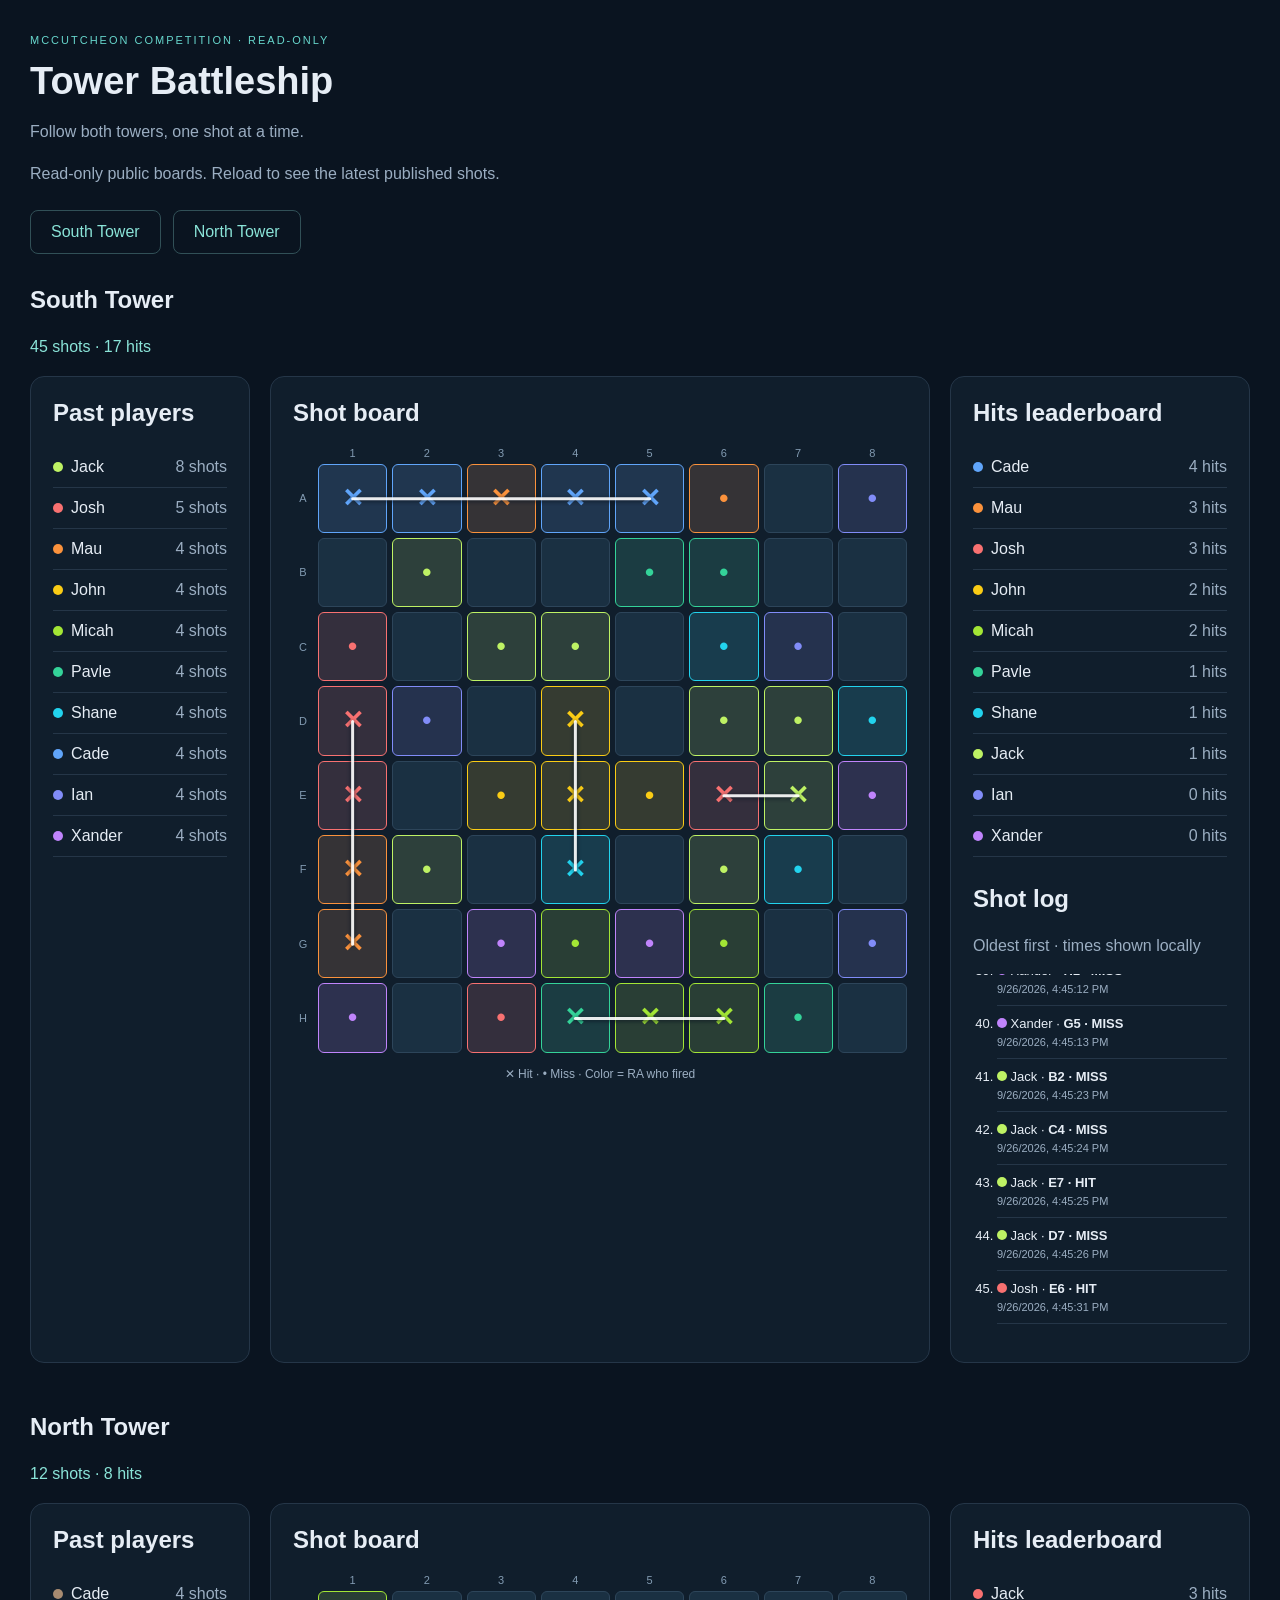
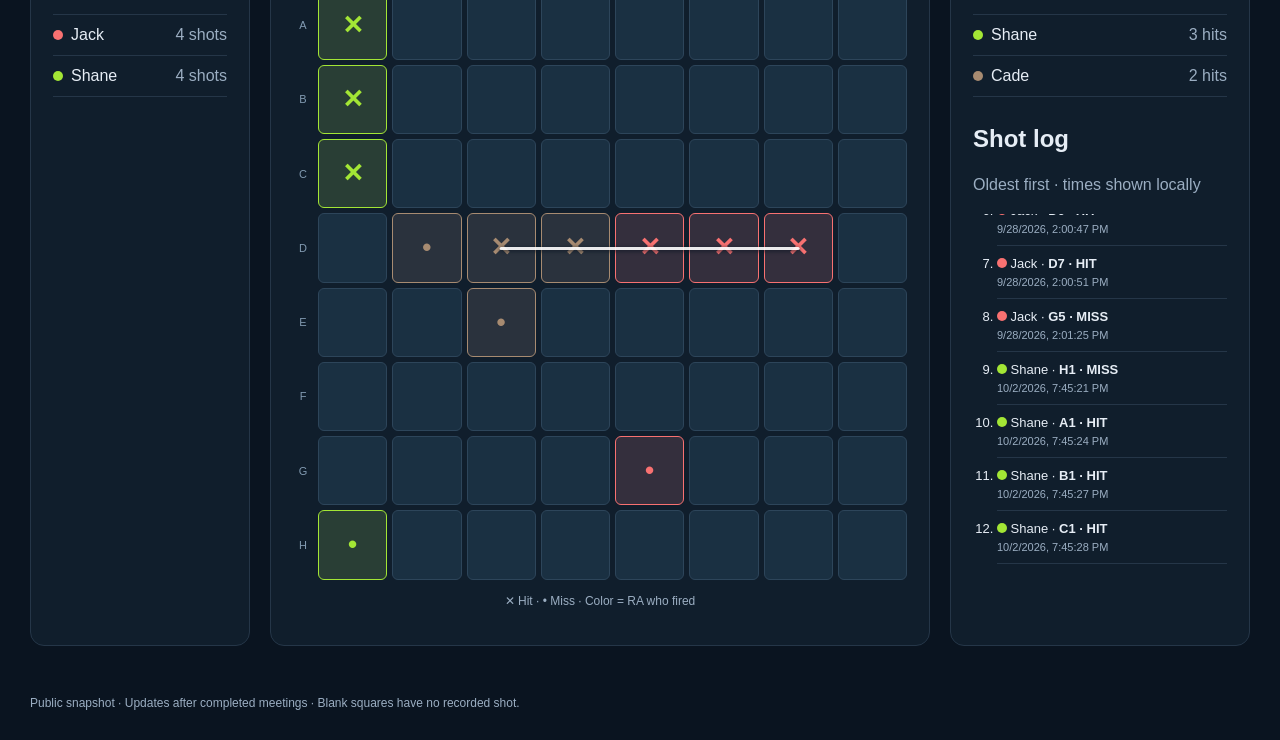
<file: docs/index.html>
<!doctype html>
<html lang="en"><head><meta charset="utf-8"><meta name="viewport" content="width=device-width,initial-scale=1"><title>Tower Battleship | Public boards</title><link rel="stylesheet" href="viewer.css?v=20260926-sunk-lines"><script src="viewer.js?v=20260926-sunk-lines" defer></script></head>
<body><header><span class="eyebrow">MCCUTCHEON COMPETITION · READ-ONLY</span><h1>Tower Battleship</h1><p>Follow both towers, one shot at a time.</p><p id="status" role="status">Loading public boards...</p></header><nav aria-label="Tower boards"><a href="#south">South Tower</a><a href="#north">North Tower</a></nav><main id="boards"></main><footer>Public snapshot · Updates after completed meetings · Blank squares have no recorded shot.</footer><noscript>Enable JavaScript to load the public shot history.</noscript></body></html>
</file>
<file: docs/viewer.css>
:root{color-scheme:dark;font-family:Segoe UI,Arial,sans-serif;background:#0a1420;color:#e6edf5}*{box-sizing:border-box}body{max-width:1500px;margin:auto;padding:30px}h1{font-size:38px;margin:12px 0}h2{margin-top:0}p,.muted{color:#9baec2;line-height:1.6}.eyebrow{color:#67d6cc;font-size:11px;letter-spacing:2px}nav{display:flex;gap:12px;margin:24px 0}a{color:#8ae4d8}nav a{padding:12px 20px;border:1px solid #315057;border-radius:8px;text-decoration:none}.tower{scroll-margin-top:20px;margin:32px 0 50px}.layout{display:grid;grid-template-columns:220px minmax(320px,1fr) 300px;gap:20px}.panel{background:#101e2c;border:1px solid #253648;border-radius:14px;padding:22px}.board{display:grid;grid-template-columns:20px repeat(8,minmax(0,1fr));gap:5px;position:relative}.sunk-overlay{position:absolute;inset:0;width:100%;height:100%;pointer-events:none;overflow:visible}.sunk-overlay line{stroke:#fff;stroke-width:3;stroke-linecap:round;opacity:.9;filter:drop-shadow(0 1px 2px #0a1420)}.axis{display:flex;align-items:center;justify-content:center;color:#829bb2;font-size:11px}.cell{aspect-ratio:1;display:flex;align-items:center;justify-content:center;border:1px solid #2d455a;border-radius:6px;background:#1a3042;font-size:26px;font-weight:bold}.fired{color:var(--shot);border-color:var(--shot);background:color-mix(in srgb,var(--shot) 13%,#172535)}.person{display:flex;align-items:center;gap:8px;padding:11px 0;border-bottom:1px solid #253648;overflow-wrap:anywhere}.dot{width:10px;height:10px;border-radius:50%;background:var(--shot);flex-shrink:0}.score{margin-left:auto;white-space:nowrap;color:#9baec2}.log{max-height:350px;overflow:auto;padding-left:24px}.log li{padding:10px 0;border-bottom:1px solid #253648;font-size:13px}.log time{display:block;color:#9baec2;font-size:11px;margin-top:5px}.summary{color:#8ae4d8}.legend{font-size:12px;text-align:center}.ranking{margin-bottom:28px}footer{color:#9baec2;font-size:12px}@media(max-width:1100px){.layout{grid-template-columns:190px 1fr}.results{grid-column:1/-1}}@media(max-width:650px){body{padding:16px}.layout{grid-template-columns:1fr}.waters{grid-row:1}.panel{padding:16px}.cell{font-size:22px}.results{grid-column:auto}}
</file>
